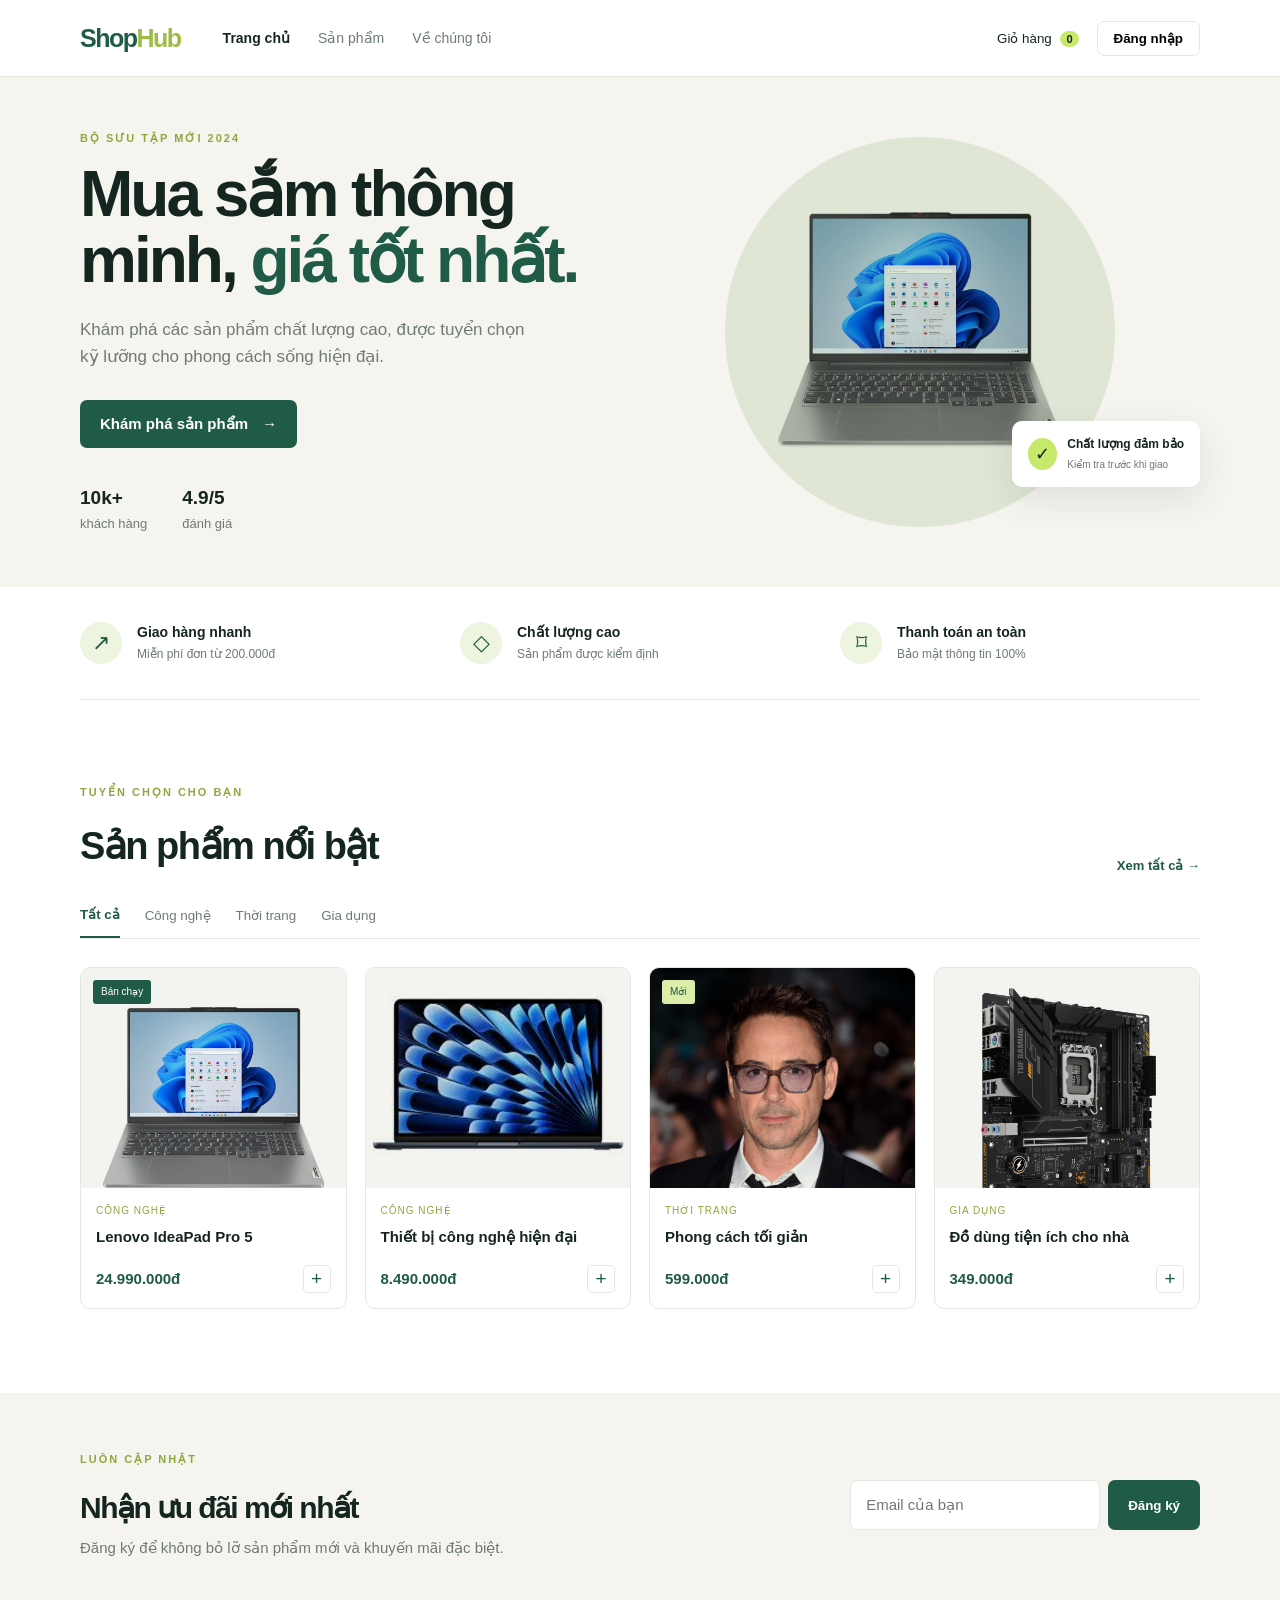
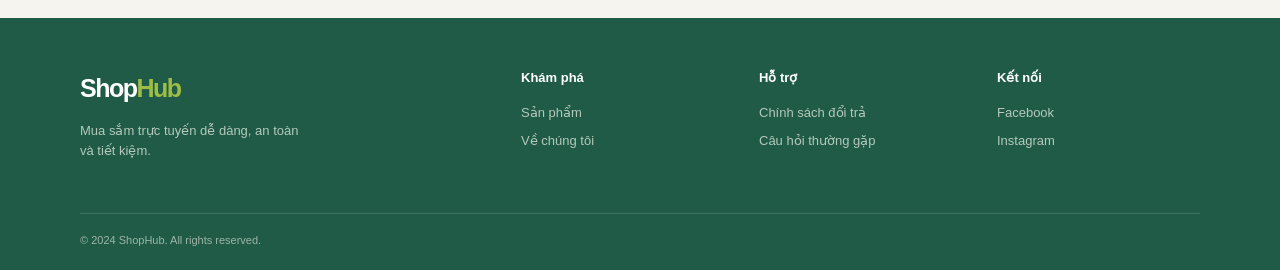
<file: index.html>
<!doctype html>
<html lang="vi">
<head>
  <meta charset="UTF-8">
  <meta name="viewport" content="width=device-width, initial-scale=1.0">
  <meta name="description" content="ShopHub - Mua sắm trực tuyến dễ dàng, an toàn và tiết kiệm.">
  <title>ShopHub — Mua sắm thông minh</title>
  <link rel="stylesheet" href="assets/css/styles.css">
</head>
<body>
  <header class="site-header">
    <nav class="nav container" aria-label="Điều hướng chính">
      <a class="brand" href="#home">Shop<span>Hub</span></a>
      <button class="menu-toggle" aria-label="Mở menu" aria-expanded="false">☰</button>
      <div class="nav-links">
        <a href="#home">Trang chủ</a>
        <a href="#products">Sản phẩm</a>
        <a href="#about">Về chúng tôi</a>
      </div>
      <div class="nav-actions">
        <button class="cart-button" type="button" aria-label="Mở giỏ hàng">Giỏ hàng <b data-cart-count>0</b></button>
        <button class="button button-outline" type="button" data-open-login>Đăng nhập</button>
      </div>
    </nav>
  </header>

  <main id="home">
    <section class="hero">
      <div class="container hero-grid">
        <div class="hero-copy">
          <p class="eyebrow">Bộ sưu tập mới 2024</p>
          <h1>Mua sắm thông minh, <em>giá tốt nhất.</em></h1>
          <p class="hero-text">Khám phá các sản phẩm chất lượng cao, được tuyển chọn kỹ lưỡng cho phong cách sống hiện đại.</p>
          <a class="button button-primary" href="#products">Khám phá sản phẩm <span>→</span></a>
          <div class="hero-meta"><span><strong>10k+</strong> khách hàng</span><span><strong>4.9/5</strong> đánh giá</span></div>
        </div>
        <div class="hero-art" aria-label="Sản phẩm nổi bật">
          <div class="hero-circle"></div>
          <img src="admin/images/1781574900_jec7wafe-1340-lenovo-ideapad-pro-5-16irh8-core-i5-13500h-ram-16gb-ssd-1tb-rtx-3050-6gb-16-wqxga-120hz-new.webp" alt="Laptop Lenovo nổi bật">
          <div class="floating-card"><span class="check">✓</span><span><b>Chất lượng đảm bảo</b><small>Kiểm tra trước khi giao</small></span></div>
        </div>
      </div>
    </section>

    <section class="benefits container" aria-label="Lợi ích mua sắm">
      <article><span class="benefit-icon">↗</span><div><h3>Giao hàng nhanh</h3><p>Miễn phí đơn từ 200.000đ</p></div></article>
      <article><span class="benefit-icon">◇</span><div><h3>Chất lượng cao</h3><p>Sản phẩm được kiểm định</p></div></article>
      <article><span class="benefit-icon">⌑</span><div><h3>Thanh toán an toàn</h3><p>Bảo mật thông tin 100%</p></div></article>
    </section>

    <section class="products-section container" id="products">
      <div class="section-heading"><div><p class="eyebrow">Tuyển chọn cho bạn</p><h2>Sản phẩm nổi bật</h2></div><a href="#products" class="text-link">Xem tất cả <span>→</span></a></div>
      <div class="category-tabs" role="tablist"><button class="active" data-filter="all">Tất cả</button><button data-filter="Công nghệ">Công nghệ</button><button data-filter="Thời trang">Thời trang</button><button data-filter="Gia dụng">Gia dụng</button></div>
      <div class="product-grid">
        <article class="product-card" data-category="Công nghệ"><div class="product-image"><span class="tag">Bán chạy</span><img src="admin/images/1781574900_jec7wafe-1340-lenovo-ideapad-pro-5-16irh8-core-i5-13500h-ram-16gb-ssd-1tb-rtx-3050-6gb-16-wqxga-120hz-new.webp" alt="Laptop Lenovo IdeaPad Pro"></div><div class="product-info"><p class="product-category">Công nghệ</p><h3>Lenovo IdeaPad Pro 5</h3><div class="product-bottom"><strong>24.990.000đ</strong><button class="add-button" data-product="Lenovo IdeaPad Pro 5">+</button></div></div></article>
        <article class="product-card" data-category="Công nghệ"><div class="product-image"><img src="admin/images/1781574920_images.jfif" alt="Sản phẩm công nghệ"></div><div class="product-info"><p class="product-category">Công nghệ</p><h3>Thiết bị công nghệ hiện đại</h3><div class="product-bottom"><strong>8.490.000đ</strong><button class="add-button" data-product="Thiết bị công nghệ hiện đại">+</button></div></div></article>
        <article class="product-card" data-category="Thời trang"><div class="product-image"><span class="tag new">Mới</span><img src="admin/images/1781840837_MV5BNzg1MTUyNDYxOF5BMl5BanBnXkFtZTgwNTQ4MTE2MjE@._V1_.jpg" alt="Sản phẩm thời trang"></div><div class="product-info"><p class="product-category">Thời trang</p><h3>Phong cách tối giản</h3><div class="product-bottom"><strong>599.000đ</strong><button class="add-button" data-product="Phong cách tối giản">+</button></div></div></article>
        <article class="product-card" data-category="Gia dụng"><div class="product-image"><img src="admin/images/1781575202_tai_xuong__23__62283ea01a3e406382b56799ca00681b_master.png" alt="Sản phẩm gia dụng"></div><div class="product-info"><p class="product-category">Gia dụng</p><h3>Đồ dùng tiện ích cho nhà</h3><div class="product-bottom"><strong>349.000đ</strong><button class="add-button" data-product="Đồ dùng tiện ích cho nhà">+</button></div></div></article>
      </div>
    </section>

    <section class="newsletter" id="about"><div class="container newsletter-inner"><div><p class="eyebrow">Luôn cập nhật</p><h2>Nhận ưu đãi mới nhất</h2><p>Đăng ký để không bỏ lỡ sản phẩm mới và khuyến mãi đặc biệt.</p></div><form id="newsletter-form"><label class="sr-only" for="email">Email của bạn</label><input id="email" type="email" placeholder="Email của bạn" required><button class="button button-primary" type="submit">Đăng ký</button></form></div></section>
  </main>

  <footer class="footer"><div class="container footer-grid"><div><a class="brand brand-light" href="#home">Shop<span>Hub</span></a><p>Mua sắm trực tuyến dễ dàng, an toàn và tiết kiệm.</p></div><div><h3>Khám phá</h3><a href="#products">Sản phẩm</a><a href="#about">Về chúng tôi</a></div><div><h3>Hỗ trợ</h3><a href="#">Chính sách đổi trả</a><a href="#">Câu hỏi thường gặp</a></div><div><h3>Kết nối</h3><a href="#">Facebook</a><a href="#">Instagram</a></div></div><div class="container footer-bottom">© 2024 ShopHub. All rights reserved.</div></footer>
  <div class="toast" role="status" aria-live="polite"></div>
  <script src="assets/js/main.js"></script>
</body>
</html>
</file>
<file: assets/css/styles.css>
:root{--ink:#15251f;--muted:#6e7b75;--cream:#f6f4ef;--line:#e4e8e3;--green:#1f5b47;--lime:#c6e86b;--white:#fff}*{box-sizing:border-box}html{scroll-behavior:smooth}body{margin:0;color:var(--ink);font:15px/1.6 Arial,sans-serif;background:#fff}a{color:inherit;text-decoration:none}.container{width:min(1120px,calc(100% - 40px));margin:auto}.site-header{background:#fff;border-bottom:1px solid var(--line);position:sticky;top:0;z-index:10}.nav{height:76px;display:flex;align-items:center;gap:42px}.brand{font-size:25px;font-weight:800;letter-spacing:-1.5px;color:var(--green)}.brand span{color:#9dbd45}.nav-links{display:flex;gap:28px;color:var(--muted);font-size:14px}.nav-links a:first-child{color:var(--ink);font-weight:700}.nav-actions{margin-left:auto;display:flex;align-items:center;gap:12px}.cart-button,.menu-toggle{border:0;background:none;color:var(--ink);cursor:pointer}.cart-button b{background:var(--lime);border-radius:50%;font-size:11px;padding:2px 6px;margin-left:5px}.button{border:0;border-radius:7px;padding:12px 20px;font-weight:700;cursor:pointer;display:inline-flex;gap:14px;align-items:center}.button-primary{background:var(--green);color:#fff}.button-primary:hover{background:#133c30}.button-outline{border:1px solid var(--line);background:#fff;padding:9px 16px}.menu-toggle{display:none;font-size:22px}.hero{background:var(--cream);min-height:510px;overflow:hidden}.hero-grid{display:grid;grid-template-columns:1fr 1fr;align-items:center;min-height:510px}.eyebrow{text-transform:uppercase;letter-spacing:2px;color:#8ca83f;font-weight:700;font-size:11px;margin:0 0 15px}.hero h1{font-size:clamp(42px,5vw,68px);line-height:1.03;letter-spacing:-3px;max-width:590px;margin:0 0 22px}.hero h1 em{color:var(--green);font-style:normal}.hero-text{max-width:465px;color:var(--muted);font-size:17px;margin:0 0 30px}.hero-meta{display:flex;gap:35px;margin-top:35px;color:var(--muted);font-size:13px}.hero-meta strong{display:block;color:var(--ink);font-size:19px}.hero-art{height:450px;position:relative;display:flex;align-items:center;justify-content:center}.hero-circle{width:390px;height:390px;border-radius:50%;background:#dfe6d5;position:absolute}.hero-art img{width:80%;max-height:340px;object-fit:contain;position:relative;z-index:1;mix-blend-mode:multiply}.floating-card{position:absolute;right:0;bottom:70px;background:#fff;box-shadow:0 12px 35px #22352b1c;border-radius:10px;padding:14px 16px;display:flex;gap:10px;align-items:center;font-size:12px;z-index:2}.floating-card small{display:block;color:var(--muted);margin-top:3px}.check{background:var(--lime);border-radius:50%;padding:2px 7px;font-size:18px}.benefits{display:grid;grid-template-columns:repeat(3,1fr);gap:20px;padding:34px 0;border-bottom:1px solid var(--line)}.benefits article{display:flex;align-items:center;gap:15px}.benefit-icon{width:42px;height:42px;border-radius:50%;background:#edf4df;display:grid;place-items:center;color:var(--green);font-size:22px}.benefits h3{font-size:14px;margin:0 0 2px}.benefits p{font-size:12px;color:var(--muted);margin:0}.products-section{padding:84px 0}.section-heading{display:flex;justify-content:space-between;align-items:end;margin-bottom:30px}.section-heading h2,.newsletter h2{font-size:38px;letter-spacing:-1.5px;margin:0}.text-link{color:var(--green);font-weight:700;font-size:13px}.category-tabs{display:flex;gap:25px;border-bottom:1px solid var(--line);margin-bottom:28px}.category-tabs button{background:none;border:0;padding:0 0 14px;color:var(--muted);cursor:pointer}.category-tabs button.active{color:var(--green);font-weight:700;border-bottom:2px solid var(--green)}.product-grid{display:grid;grid-template-columns:repeat(4,1fr);gap:18px}.product-card{border:1px solid var(--line);border-radius:10px;overflow:hidden;background:#fff;transition:.2s}.product-card:hover{transform:translateY(-4px);box-shadow:0 12px 30px #20382b12}.product-image{height:220px;background:#f3f4ef;position:relative;display:grid;place-items:center;overflow:hidden}.product-image img{width:100%;height:100%;object-fit:cover;mix-blend-mode:multiply}.tag{position:absolute;top:12px;left:12px;background:var(--green);color:#fff;border-radius:3px;padding:4px 8px;font-size:10px;z-index:1}.tag.new{background:#dceea9;color:var(--green)}.product-info{padding:15px}.product-category{font-size:10px;text-transform:uppercase;letter-spacing:1px;color:#8ca83f;margin:0 0 6px}.product-info h3{font-size:15px;margin:0 0 16px}.product-bottom{display:flex;justify-content:space-between;align-items:center}.product-bottom strong{font-size:15px;color:var(--green)}.add-button{border:1px solid var(--line);border-radius:5px;background:#fff;width:28px;height:28px;color:var(--green);font-size:19px;cursor:pointer}.newsletter{background:var(--cream);padding:58px 0}.newsletter-inner{display:flex;align-items:center;justify-content:space-between;gap:30px}.newsletter h2{font-size:30px}.newsletter p:not(.eyebrow){color:var(--muted);margin:4px 0 0}.newsletter form{display:flex;gap:8px}.newsletter input{border:1px solid var(--line);border-radius:7px;padding:12px 15px;width:250px;font:inherit}.footer{background:var(--green);color:#d7e2d9;padding:50px 0 20px}.brand-light{color:#fff}.footer-grid{display:grid;grid-template-columns:2fr repeat(3,1fr);gap:35px}.footer p{color:#b4c9bb;max-width:220px;font-size:13px}.footer h3{color:#fff;font-size:13px;margin:0 0 15px}.footer-grid>div>a:not(.brand){display:block;color:#b4c9bb;font-size:13px;margin:7px 0}.footer-bottom{border-top:1px solid #ffffff26;margin-top:38px;padding-top:18px;color:#9eb5a6;font-size:11px}.toast{position:fixed;right:20px;bottom:20px;background:var(--green);color:#fff;border-radius:7px;padding:13px 18px;opacity:0;transform:translateY(15px);transition:.25s;pointer-events:none;z-index:20}.toast.show{opacity:1;transform:none}.sr-only{position:absolute;width:1px;height:1px;padding:0;margin:-1px;overflow:hidden;clip:rect(0,0,0,0);white-space:nowrap;border:0}@media(max-width:760px){.container{width:min(100% - 28px,600px)}.nav{height:64px;gap:16px}.menu-toggle{display:block;order:2;margin-left:auto}.nav-links{display:none;position:absolute;top:64px;left:0;right:0;background:#fff;padding:18px 20px;flex-direction:column;gap:15px;border-bottom:1px solid var(--line)}.nav-links.open{display:flex}.nav-actions{margin-left:0}.nav-actions .button-outline{display:none}.hero-grid{grid-template-columns:1fr;min-height:auto;padding:60px 0 20px}.hero-art{height:290px}.hero-circle{width:250px;height:250px}.hero-art img{width:75%}.floating-card{right:0;bottom:20px}.benefits{grid-template-columns:1fr;padding:25px 0}.products-section{padding:55px 0}.section-heading h2{font-size:30px}.product-grid{grid-template-columns:repeat(2,1fr)}.product-image{height:160px}.newsletter-inner{display:block}.newsletter form{margin-top:20px}.footer-grid{grid-template-columns:1fr 1fr}.hero h1{font-size:47px}.category-tabs{gap:16px;overflow:auto;white-space:nowrap}.newsletter input{width:100%}.newsletter form{display:grid;grid-template-columns:1fr auto}}
@media(max-width:430px){.product-grid{grid-template-columns:1fr}.product-image{height:220px}}
</file>
